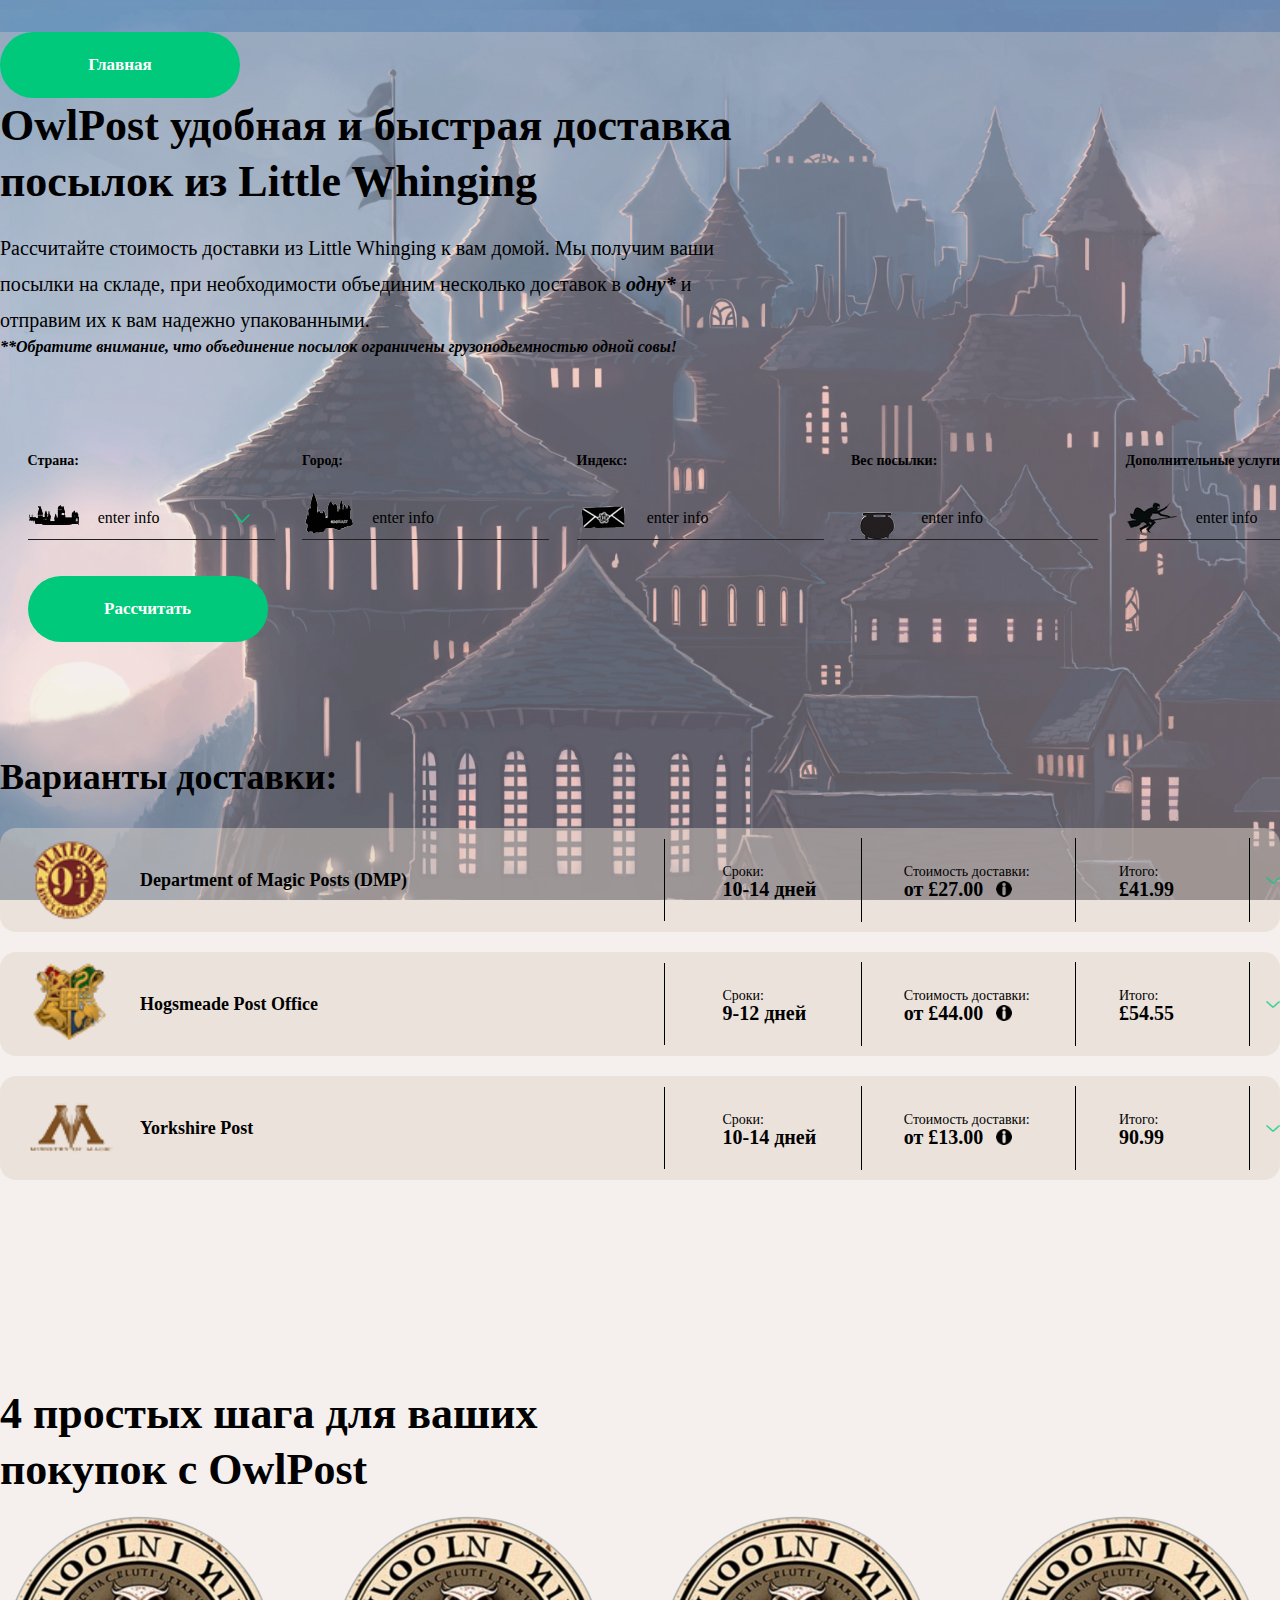
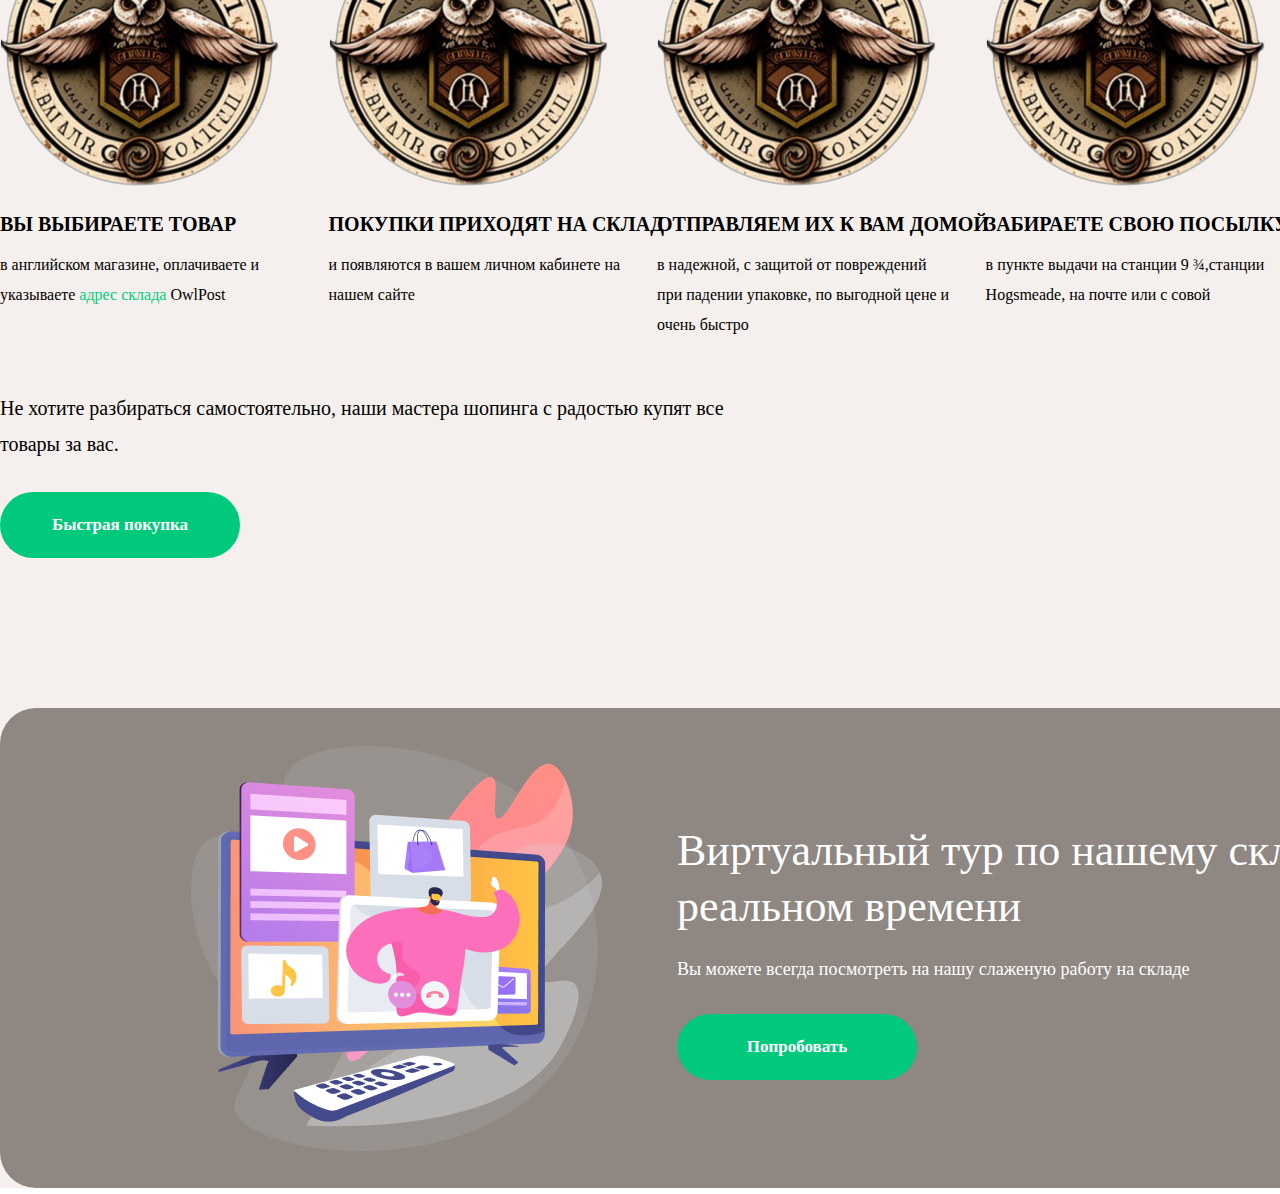
<file: Owl_post-master/Owl_post-page2/blank22.html>
<!DOCTYPE html>
<html lang="en">
    <head>
        <meta charset="UTF-8" />
        <meta http-equiv="X-UA-Compatible" content="IE=edge" />
        <meta name="viewport" content="width=device-width, initial-scale=1.0" />
        <title>OwlPost</title>
        <link rel="stylesheet" href="./css/blank22.css" />
        <link rel="stylesheet" href="./css/spaces.css" />
        <link rel="stylesheet" href="./css/buttons.css" />
        <link rel="stylesheet" href="./fonts/gilroy.css" />
        <link rel="stylesheet" href="./css/banner.css" />
    </head>
    <body>
        <div>
            <div class="container">
                <div class="main">
                    <div class="button button-allighn">
                        <a
                            class="button__text"
                            href="../Owl_post-master/index.html"
                        >
                            <p>Главная</p>
                        </a>
                    </div>
                    <div class="delivery">
                        <div class="delivery__text">
                            <div class="delivery__title">
                                <h2 class="delivery__title title_big">
                                    OwlPost удобная и быстрая доставка посылок
                                    из Little Whinging
                                </h2>
                            </div>
                            <div class="space20"></div>

                            <div class="delivery__paragraph">
                                <p class="delivery__paragraph paragraph">
                                    Рассчитайте стоимость доставки из Little
                                    Whinging к вам домой. Мы получим ваши
                                    посылки на складе, при необходимости
                                    объединим несколько доставок в
                                    <span class="italic">одну* </span> и
                                    отправим их к вам надежно упакованными.
                                </p>
                                <p class="italic">
                                    **Обратите внимание, что объединение посылок
                                    ограничены грузоподьемностью одной совы!
                                </p>
                            </div>
                            <div class="space30"></div>
                            <div class="space20"></div>
                        </div>
                        <div class="main__menu menu">
                            <div class="menu__column">
                                <div class="menu__options">
                                    <div class="menu__title">
                                        <p>Страна:</p>
                                    </div>
                                    <div class="menu__options-aktiv">
                                        <div class="menu__icon">
                                            <img
                                                src="./img/icons/noback/land-removebg-preview.png"
                                                alt="img_land"
                                            />
                                        </div>
                                        <div class="menu__value">
                                            <p>enter info</p>
                                        </div>
                                        <div class="menu__dropdown">
                                            <img
                                                src="./img/icons/Vector 12.png"
                                                alt=""
                                            />
                                        </div>
                                    </div>
                                </div>
                                <div class="menu__img-underline">
                                    <img
                                        src="./img/icons/underline.png"
                                        alt="underline"
                                    />
                                </div>
                                <div class="button button-allighn">
                                    <a class="button__text" href="#">
                                        <p>Рассчитать</p>
                                    </a>
                                </div>
                            </div>
                            <div class="menu__column">
                                <div class="menu__options">
                                    <div class="menu__title">
                                        <p>Город:</p>
                                    </div>
                                    <div class="menu__options-inaktiv">
                                        <div class="menu__icon">
                                            <img
                                                src="./img/icons//noback/town-removebg-preview.png"
                                                alt="img_town"
                                            />
                                        </div>
                                        <div class="menu__value">
                                            <p>enter info</p>
                                        </div>
                                    </div>
                                </div>
                                <div class="menu__img-underline">
                                    <img
                                        src="./img/icons/underline.png"
                                        alt="underline"
                                    />
                                </div>
                            </div>
                            <div class="menu__column">
                                <div class="menu__options">
                                    <div class="menu__title">
                                        <p>Индекс:</p>
                                    </div>
                                    <div class="menu__options-inaktiv">
                                        <div class="menu__icon">
                                            <img
                                                src="./img/icons/noback/letter-removebg-preview.png"
                                                alt="img_index"
                                            />
                                        </div>
                                        <div class="menu__value">
                                            <p>enter info</p>
                                        </div>
                                    </div>
                                </div>
                                <div class="menu__img-underline">
                                    <img
                                        src="./img/icons/underline.png"
                                        alt="underline"
                                    />
                                </div>
                            </div>
                            <div class="menu__column">
                                <div class="menu__options">
                                    <div class="menu__title">
                                        <p>Вес посылки:</p>
                                    </div>
                                    <div class="menu__options-inaktiv">
                                        <div class="menu__icon">
                                            <img
                                                src="./img/icons/noback/7-removebg-preview.png"
                                                alt="img"
                                            />
                                        </div>
                                        <div class="menu__value">
                                            <p>enter info</p>
                                        </div>
                                    </div>
                                </div>
                                <div class="menu__img-underline">
                                    <img
                                        src="./img/icons/underline.png"
                                        alt="underline"
                                    />
                                </div>
                            </div>
                            <div class="menu__column">
                                <div class="menu__options">
                                    <div class="menu__title">
                                        <p>Дополнительные услуги::</p>
                                    </div>
                                    <div class="menu__options-aktiv">
                                        <div class="menu__icon">
                                            <img
                                                src="./img/icons/noback/fly-removebg-preview.png"
                                                alt="img_land"
                                            />
                                        </div>
                                        <div class="menu__value">
                                            <p>enter info</p>
                                        </div>
                                        <div class="menu__dropdown">
                                            <img
                                                src="./img/icons/Vector 12.png"
                                                alt="icon"
                                            />
                                        </div>
                                    </div>
                                </div>
                                <div class="menu__img-underline"></div>
                                <img
                                    src="./img/icons/underline.png"
                                    alt="underline"
                                />
                            </div>
                        </div>
                    </div>
                    <div class="space50"></div>
                    <div class="space30"></div>
                    <div class="main__subtitle">
                        <h2 class="main__subtitle title_middle">
                            Варианты доставки:
                        </h2>
                        <div class="space30"></div>
                    </div>
                    <div class="delivery__rows row">
                        <div class="row__1 row-height">
                            <div class="row__img">
                                <img
                                    src="./img/icons/noback/5-removebg-preview.png"
                                    alt="icon"
                                />
                            </div>
                            <div class="row__text1">
                                <p>Department of Magic Posts (DMP)</p>
                            </div>
                        </div>
                        <div class="row__2 row-height">
                            <div class="row__title">
                                <p>Сроки:</p>
                            </div>
                            <div class="row__text">
                                <p>10-14 дней</p>
                            </div>
                        </div>
                        <div class="row__3 row-height">
                            <div class="row__title">
                                <p>Стоимость доставки:</p>
                            </div>
                            <div class="row__text">
                                <p>от £27.00</p>
                                <img
                                    class="icon-info"
                                    src="./img/icons/noback/info-removebg-preview.png"
                                    alt="icon"
                                />
                            </div>
                        </div>
                        <div class="row__4 row-height">
                            <div class="row__title">
                                <p>Итого:</p>
                            </div>
                            <div class="row__text">
                                <p>£41.99</p>
                            </div>
                        </div>
                        <div class="row__5 row-height">
                            <img
                                class="icon-OK"
                                src="./img/icons/Vector 12.png"
                                alt=""
                            />
                        </div>
                        <!-- /delivery__rows  row 1" -->
                    </div>
                    <div class="space20"></div>
                    <div class="delivery__rows row">
                        <div class="row__1 row-height">
                            <div class="row__img">
                                <img
                                    src="./img/icons/noback/hog.png"
                                    alt="icon"
                                />
                            </div>
                            <div class="row__text1">
                                <p>Hogsmeade Post Office</p>
                            </div>
                        </div>
                        <div class="row__2 row-height">
                            <div class="row__title">
                                <p>Сроки:</p>
                            </div>
                            <div class="row__text">
                                <p>9-12 дней</p>
                            </div>
                        </div>
                        <div class="row__3 row-height">
                            <div class="row__title">
                                <p>Стоимость доставки:</p>
                            </div>
                            <div class="row__text">
                                <p>от £44.00</p>
                                <img
                                    class="icon-info"
                                    src="./img/icons/noback/info-removebg-preview.png"
                                    alt="icon"
                                />
                            </div>
                        </div>
                        <div class="row__4 row-height">
                            <div class="row__title">
                                <p>Итого:</p>
                            </div>
                            <div class="row__text">
                                <p>£54.55</p>
                            </div>
                        </div>
                        <div class="row__5 row-height">
                            <img
                                class="icon-OK"
                                src="./img/icons/Vector 12.png"
                                alt=""
                            />
                        </div>
                        <!-- /delivery__rows  row 2 " -->
                    </div>
                    <div class="space20"></div>
                    <div class="delivery__rows row">
                        <div class="row__1 row-height">
                            <div class="row__img">
                                <img
                                    src="./img/icons/noback/m.png"
                                    alt="icon"
                                />
                            </div>
                            <div class="row__text1">
                                <p>Yorkshire Post</p>
                            </div>
                        </div>
                        <div class="row__2 row-height">
                            <div class="row__title">
                                <p>Сроки:</p>
                            </div>
                            <div class="row__text">
                                <p>10-14 дней</p>
                            </div>
                        </div>
                        <div class="row__3 row-height">
                            <div class="row__title">
                                <p>Стоимость доставки:</p>
                            </div>
                            <div class="row__text">
                                <p>от £13.00</p>
                                <img
                                    class="icon-info"
                                    src="./img/icons/noback/info-removebg-preview.png"
                                    alt="icon"
                                />
                            </div>
                        </div>
                        <div class="row__4 row-height">
                            <div class="row__title">
                                <p>Итого:</p>
                            </div>
                            <div class="row__text">
                                <p>90.99</p>
                            </div>
                        </div>
                        <div class="row__5 row-height">
                            <img
                                class="icon-OK"
                                src="./img/icons/Vector 12.png"
                                alt=""
                            />
                        </div>
                        <!-- /delivery__rows  row 3" -->
                    </div>
                    <div class="space20"></div>

                    <!-- ------------------ -->
                    <div class="space20"></div>
                    <div class="space150"></div>
                    <div class="main__buy-steps">
                        <div class="main__title title_big">
                            <p>4 простых шага для ваших покупок c OwlPost</p>
                        </div>
                        <div class="space10"></div>
                        <div class="main__columns">
                            <div class="main__column">
                                <div class="main__img">
                                    <img
                                        src="./img/icons/noback/280/logo280-removebg-preview.png"
                                        alt="Owl"
                                    />
                                </div>
                                <div class="main__title title_small">
                                    <h4>вы ВЫБИРАЕТЕ ТОВАР</h4>
                                </div>
                                <div class="main__text-small">
                                    <p>
                                        в английском магазине, оплачиваете и
                                        указываете
                                        <span>
                                            <a class="link-green" href="#"
                                                >адрес склада</a
                                            >
                                        </span>
                                        OwlPost
                                    </p>
                                </div>
                            </div>
                            <div class="main__column">
                                <div class="main__img">
                                    <img
                                        src="./img/icons/noback/280/logo280-removebg-preview.png"
                                        alt="Owl"
                                    />
                                </div>
                                <div class="main__title title_small">
                                    <h4>ПОКУПКИ ПРИХОДЯТ НА СКЛАД</h4>
                                </div>
                                <div class="main__text-small">
                                    <p>
                                        и появляются в вашем личном кабинете на
                                        нашем сайте
                                    </p>
                                </div>
                            </div>
                            <div class="main__column">
                                <div class="main__img">
                                    <img
                                        src="./img/icons/noback/280/logo280-removebg-preview.png"
                                        alt="Owl"
                                    />
                                </div>
                                <div class="main__title title_small">
                                    <h4>ОТПРАВЛЯЕМ ИХ К ВАМ ДОМОЙ</h4>
                                </div>
                                <div class="main__text-small">
                                    <p>
                                        в надежной, с защитой от повреждений при
                                        падении упаковке, по выгодной цене и
                                        очень быстро
                                    </p>
                                </div>
                            </div>
                            <div class="main__column">
                                <div class="main__img">
                                    <img
                                        src="./img/icons/noback/280/logo280-removebg-preview.png"
                                        alt="Owl"
                                    />
                                </div>
                                <div class="main__title title_small">
                                    <h4>ЗАБИРАЕТЕ свою ПОСЫЛКУ</h4>
                                </div>
                                <div class="main__text-small">
                                    <p>
                                        в пункте выдачи на станции 9 ¾,станции
                                        Hogsmeade, на почте или с совой
                                    </p>
                                </div>
                            </div>
                        </div>

                        <div class="main__text">
                            <div class="space50"></div>

                            <p class="main__text1 paragraph">
                                Не хотите разбираться самостоятельно, наши
                                мастера шопинга с радостью купят все товары за
                                вас.
                            </p>
                            <div class="space30"></div>
                        </div>
                        <div class="button">
                            <a class="button__text" href="#">
                                <p>Быстрая покупка</p>
                            </a>
                        </div>
                        <div class="space150"></div>
                    </div>
                </div>
                <!-- ----------BANNER----------------------------------------------- -->
                <div class="banner">
                    <div class="banner__container">
                        <div class="banner__img">
                            <img
                                src="./img/icons/img-futer.png"
                                alt="img_banner"
                            />
                        </div>
                        <div class="banner__content">
                            <div class="banner__title">
                                <!-- <h3>
                                    Виртуальный тур по нашему складу в реальном
                                    времени
                                </h3> -->
                                <p>
                                    Виртуальный тур по нашему складу в реальном
                                    времени
                                </p>
                            </div>
                            <div class="banner__text">
                                <p>
                                    Вы можете всегда посмотреть на нашу слаженую
                                    работу на складе
                                </p>
                            </div>
                            <div class="button">
                                <a class="button__text" href="#">
                                    <p>Попробовать</p>
                                </a>
                            </div>
                            <!-- /banner__content -->
                        </div>
                    </div>
                </div>
            </div>
        </div>
    </body>
</html>
</file>
<file: Owl_post-master/Owl_post-page2/css/blank22.css>
* {
    margin: 0;
    padding: 0;
    box-sizing: border-box;
}
body {
    background-image: url(../img/background/schloss.jpg);
    background-size: cover;
    background-attachment: fixed;
    font-family: "Gilroy";
    
}
.container{
    background-color: rgba(224, 211, 201, 0.336);

}
.italic{
    font-style: italic;
    font-weight: 600;
}
.title_big {
    font-size: 44px;
    font-weight: 800;
    line-height: 56px;
}
.title_middle {
    font-size: 36px;
}
.title_small {
    font-size: 20px;
    line-height: 24px;
    font-weight: 700;
    text-transform: uppercase;
}
.main__title {
    width: 695px;
    margin-bottom: 14px;
    padding-top: 16px;
}
.delivery__title {
    width: 824px;
}

.main {
    max-width: 1400px;
    margin: 0 auto;
}
.link-green {
    text-decoration: none;
    color: #01cd7d;
}
/* ------------------активное меню-------------- */
.main__menu {
    display: flex;
    height: 270px;
    width: 1400px;
    border-radius: 16px;
    justify-content: space-evenly;
}
.menu__options {
    height: 120px;
}
.menu__options-aktiv {
    display: flex;
    padding-top: 20px;
}
.menu__value {
    display: flex;
    align-items: center;
}
.menu__dropdown {
    position: relative;
    left: 30%;
    align-self: center;
}
.menu__options-inaktiv {
    display: flex;
    padding-top: 20px;
}
.button-allighn {
    margin-top: 32px;
}
.menu__title {
    padding-top: 46px;
    font-family: Gilroy;
    font-size: 14px;
    font-weight: 700;
    line-height: 18px;
    text-align: left;
}
.menu__icon {
    margin-right: 18.25px;
}

.paragraph {
    font-size: 20px;
    line-height: 36px;
}
.delivery__paragraph .paragraph {
    width: 760px;
}
.main__text .paragraph {
    width: 760px;
}
.main__text-small {
    font-size: 16px;
    line-height: 30px;
}

.main__columns {
    display: flex;
    justify-content: space-between;
}

.main__column {
    width: 23%;
    display: flex;
    flex-direction: column;
    
}

/* -----------------------------------виды доствок--------------------- */
.delivery__rows {
    display: flex;
    align-items: center;
    border-radius: 16px;
}
.row-height {
    height: 84px;
}
.row {
    background-color: rgba(224, 211, 201, 0.473);
    height: 104px;
}
.row__1 {
    width: 723px;
    display: flex;
    padding-left: 29px;
}
.row__text1 {
    font-size: 18px;
    font-weight: 700;
    line-height: 24px;
    display: flex;
    padding-left: 27px;
    align-items: center;
}
.row__img {
    display: flex;
    align-content: center;
}
.row__2 {
    height: 82px;
    border-left: 1px solid #000;
    padding-left: 57px;
    width: 209px;
    display: flex;
    flex-direction: column;
    justify-content: center;
}
.row__3 {
    padding-left: 42px;
    border-left: 1px solid #000;
    width: 230px;
    display: flex;
    flex-direction: column;
    justify-content: center;
}
.row__4 {
    padding-left: 43px;
    border-left: 1px solid #000;
    width: 186px;
    display: flex;
    flex-direction: column;
    justify-content: center;
}
.row__5 {
    border-left: 1px solid #000;
    padding-left: 16px;
    display: flex;
    align-items:center
}
.icon-info {
    margin-left: 13px;
    width: 16px;
}
.icon-OK{
    width: 14px;
    height: 7px;
}

.row__text {
    display: flex;
    font-size: 20px;
    font-weight: 700;
    line-height: 16px;
    text-align: left;
}
.row__title{
font-size: 14px;
font-weight: 400;
line-height: 18px;
text-align: left;
}
</file>
<file: Owl_post-master/Owl_post-page2/css/spaces.css>
.space30{
    /* background-color:rgba(0, 255, 255, 0.5); */
    height: 30px;
}
.space20{
    /* background-color:rgba(0, 255, 255, 0.5); */
    height: 20px;
}
.space50{
    /* background-color:rgba(45, 102, 102, 0.5); */
    height: 50px;
}
.space150{
    height: 150px;
    /* background-color:rgba(0, 255, 255, 0.5); */
}
</file>
<file: Owl_post-master/Owl_post-page2/css/buttons.css>
.button {
    border-radius: 36px;
    background-color: #00c97b;
    width: 240px;
    height: 66px;
    align-items: center;
    display: flex;
    justify-content: center;
}
.button__text {
    text-decoration: none;
    color: rgb(255, 255, 255);
    font-weight: 700;
    font-size: 17px;
    line-height: 18px;
    text-align: center;
}
</file>
<file: Owl_post-master/Owl_post-page2/fonts/gilroy.css>
@font-face {
	font-family: 'Gilroy-Black';
	src: url('../fonts/gilroy-black.eot'); /* IE 9 Compatibility Mode */
	src: url('../fonts/gilroy-black.eot?#iefix') format('embedded-opentype'), /* IE < 9 */
		url('../fonts/gilroy-black.woff2') format('woff2'), /* Super Modern Browsers */
		url('../fonts/gilroy-black.woff') format('woff'), /* Firefox >= 3.6, any other modern browser */
		url('../fonts/gilroy-black.ttf') format('truetype'), /* Safari, Android, iOS */
		url('../fonts/gilroy-black.svg#gilroy-black') format('svg'); /* Chrome < 4, Legacy iOS */
}

@font-face {
	font-family: 'Gilroy-BlackItalic';
	src: url('../fonts/gilroy-blackitalic.eot'); /* IE 9 Compatibility Mode */
	src: url('../fonts/gilroy-blackitalic.eot?#iefix') format('embedded-opentype'), /* IE < 9 */
		url('../fonts/gilroy-blackitalic.woff2') format('woff2'), /* Super Modern Browsers */
		url('../fonts/gilroy-blackitalic.woff') format('woff'), /* Firefox >= 3.6, any other modern browser */
		url('../fonts/gilroy-blackitalic.ttf') format('truetype'), /* Safari, Android, iOS */
		url('../fonts/gilroy-blackitalic.svg#gilroy-blackitalic') format('svg'); /* Chrome < 4, Legacy iOS */
}

@font-face {
	font-family: 'Gilroy-Bold';
	src: url('../fonts/gilroy-bold.eot'); /* IE 9 Compatibility Mode */
	src: url('../fonts/gilroy-bold.eot?#iefix') format('embedded-opentype'), /* IE < 9 */
		url('../fonts/gilroy-bold.woff2') format('woff2'), /* Super Modern Browsers */
		url('../fonts/gilroy-bold.woff') format('woff'), /* Firefox >= 3.6, any other modern browser */
		url('../fonts/gilroy-bold.ttf') format('truetype'), /* Safari, Android, iOS */
		url('../fonts/gilroy-bold.svg#gilroy-bold') format('svg'); /* Chrome < 4, Legacy iOS */
}

@font-face {
	font-family: 'Gilroy-BoldItalic';
	src: url('../fonts/gilroy-bolditalic.eot'); /* IE 9 Compatibility Mode */
	src: url('../fonts/gilroy-bolditalic.eot?#iefix') format('embedded-opentype'), /* IE < 9 */
		url('../fonts/gilroy-bolditalic.woff2') format('woff2'), /* Super Modern Browsers */
		url('../fonts/gilroy-bolditalic.woff') format('woff'), /* Firefox >= 3.6, any other modern browser */
		url('../fonts/gilroy-bolditalic.ttf') format('truetype'), /* Safari, Android, iOS */
		url('../fonts/gilroy-bolditalic.svg#gilroy-bolditalic') format('svg'); /* Chrome < 4, Legacy iOS */
}

@font-face {
	font-family: 'Gilroy-ExtraBoldItalic';
	src: url('../fonts/gilroy-extrabolditalic.eot'); /* IE 9 Compatibility Mode */
	src: url('../fonts/gilroy-extrabolditalic.eot?#iefix') format('embedded-opentype'), /* IE < 9 */
		url('../fonts/gilroy-extrabolditalic.woff2') format('woff2'), /* Super Modern Browsers */
		url('../fonts/gilroy-extrabolditalic.woff') format('woff'), /* Firefox >= 3.6, any other modern browser */
		url('../fonts/gilroy-extrabolditalic.ttf') format('truetype'), /* Safari, Android, iOS */
		url('../fonts/gilroy-extrabolditalic.svg#gilroy-extrabolditalic') format('svg'); /* Chrome < 4, Legacy iOS */
}

@font-face {
	font-family: 'Gilroy-Heavy';
	src: url('../fonts/gilroy-heavy.eot'); /* IE 9 Compatibility Mode */
	src: url('../fonts/gilroy-heavy.eot?#iefix') format('embedded-opentype'), /* IE < 9 */
		url('../fonts/gilroy-heavy.woff2') format('woff2'), /* Super Modern Browsers */
		url('../fonts/gilroy-heavy.woff') format('woff'), /* Firefox >= 3.6, any other modern browser */
		url('../fonts/gilroy-heavy.ttf') format('truetype'), /* Safari, Android, iOS */
		url('../fonts/gilroy-heavy.svg#gilroy-heavy') format('svg'); /* Chrome < 4, Legacy iOS */
}

@font-face {
	font-family: 'Gilroy-HeavyItalic';
	src: url('../fonts/gilroy-heavyitalic.eot'); /* IE 9 Compatibility Mode */
	src: url('../fonts/gilroy-heavyitalic.eot?#iefix') format('embedded-opentype'), /* IE < 9 */
		url('../fonts/gilroy-heavyitalic.woff2') format('woff2'), /* Super Modern Browsers */
		url('../fonts/gilroy-heavyitalic.woff') format('woff'), /* Firefox >= 3.6, any other modern browser */
		url('../fonts/gilroy-heavyitalic.ttf') format('truetype'), /* Safari, Android, iOS */
		url('../fonts/gilroy-heavyitalic.svg#gilroy-heavyitalic') format('svg'); /* Chrome < 4, Legacy iOS */
}

@font-face {
	font-family: 'Gilroy-LightItalic';
	src: url('../fonts/gilroy-lightitalic.eot'); /* IE 9 Compatibility Mode */
	src: url('../fonts/gilroy-lightitalic.eot?#iefix') format('embedded-opentype'), /* IE < 9 */
		url('../fonts/gilroy-lightitalic.woff2') format('woff2'), /* Super Modern Browsers */
		url('../fonts/gilroy-lightitalic.woff') format('woff'), /* Firefox >= 3.6, any other modern browser */
		url('../fonts/gilroy-lightitalic.ttf') format('truetype'), /* Safari, Android, iOS */
		url('../fonts/gilroy-lightitalic.svg#gilroy-lightitalic') format('svg'); /* Chrome < 4, Legacy iOS */
}

@font-face {
	font-family: 'Gilroy-Medium';
	src: url('../fonts/gilroy-medium.eot'); /* IE 9 Compatibility Mode */
	src: url('../fonts/gilroy-medium.eot?#iefix') format('embedded-opentype'), /* IE < 9 */
		url('../fonts/gilroy-medium.woff2') format('woff2'), /* Super Modern Browsers */
		url('../fonts/gilroy-medium.woff') format('woff'), /* Firefox >= 3.6, any other modern browser */
		url('../fonts/gilroy-medium.ttf') format('truetype'), /* Safari, Android, iOS */
		url('../fonts/gilroy-medium.svg#gilroy-medium') format('svg'); /* Chrome < 4, Legacy iOS */
}

@font-face {
	font-family: 'Gilroy-MediumItalic';
	src: url('../fonts/gilroy-mediumitalic.eot'); /* IE 9 Compatibility Mode */
	src: url('../fonts/gilroy-mediumitalic.eot?#iefix') format('embedded-opentype'), /* IE < 9 */
		url('../fonts/gilroy-mediumitalic.woff2') format('woff2'), /* Super Modern Browsers */
		url('../fonts/gilroy-mediumitalic.woff') format('woff'), /* Firefox >= 3.6, any other modern browser */
		url('../fonts/gilroy-mediumitalic.ttf') format('truetype'), /* Safari, Android, iOS */
		url('../fonts/gilroy-mediumitalic.svg#gilroy-mediumitalic') format('svg'); /* Chrome < 4, Legacy iOS */
}

@font-face {
	font-family: 'Gilroy-Regular';
	src: url('../fonts/gilroy-regular.eot'); /* IE 9 Compatibility Mode */
	src: url('../fonts/gilroy-regular.eot?#iefix') format('embedded-opentype'), /* IE < 9 */
		url('../fonts/gilroy-regular.woff2') format('woff2'), /* Super Modern Browsers */
		url('../fonts/gilroy-regular.woff') format('woff'), /* Firefox >= 3.6, any other modern browser */
		url('../fonts/gilroy-regular.ttf') format('truetype'), /* Safari, Android, iOS */
		url('../fonts/gilroy-regular.svg#gilroy-regular') format('svg'); /* Chrome < 4, Legacy iOS */
}

@font-face {
	font-family: 'Gilroy-RegularItalic';
	src: url('../fonts/gilroy-regularitalic.eot'); /* IE 9 Compatibility Mode */
	src: url('../fonts/gilroy-regularitalic.eot?#iefix') format('embedded-opentype'), /* IE < 9 */
		url('../fonts/gilroy-regularitalic.woff2') format('woff2'), /* Super Modern Browsers */
		url('../fonts/gilroy-regularitalic.woff') format('woff'), /* Firefox >= 3.6, any other modern browser */
		url('../fonts/gilroy-regularitalic.ttf') format('truetype'), /* Safari, Android, iOS */
		url('../fonts/gilroy-regularitalic.svg#gilroy-regularitalic') format('svg'); /* Chrome < 4, Legacy iOS */
}

@font-face {
	font-family: 'Gilroy-SemiBold';
	src: url('../fonts/gilroy-semibold.eot'); /* IE 9 Compatibility Mode */
	src: url('../fonts/gilroy-semibold.eot?#iefix') format('embedded-opentype'), /* IE < 9 */
		url('../fonts/gilroy-semibold.woff2') format('woff2'), /* Super Modern Browsers */
		url('../fonts/gilroy-semibold.woff') format('woff'), /* Firefox >= 3.6, any other modern browser */
		url('../fonts/gilroy-semibold.ttf') format('truetype'), /* Safari, Android, iOS */
		url('../fonts/gilroy-semibold.svg#gilroy-semibold') format('svg'); /* Chrome < 4, Legacy iOS */
}

@font-face {
	font-family: 'Gilroy-SemiBoldItalic';
	src: url('../fonts/gilroy-semibolditalic.eot'); /* IE 9 Compatibility Mode */
	src: url('../fonts/gilroy-semibolditalic.eot?#iefix') format('embedded-opentype'), /* IE < 9 */
		url('../fonts/gilroy-semibolditalic.woff2') format('woff2'), /* Super Modern Browsers */
		url('../fonts/gilroy-semibolditalic.woff') format('woff'), /* Firefox >= 3.6, any other modern browser */
		url('../fonts/gilroy-semibolditalic.ttf') format('truetype'), /* Safari, Android, iOS */
		url('../fonts/gilroy-semibolditalic.svg#gilroy-semibolditalic') format('svg'); /* Chrome < 4, Legacy iOS */
}

@font-face {
	font-family: 'Gilroy-Thin';
	src: url('../fonts/gilroy-thin.eot'); /* IE 9 Compatibility Mode */
	src: url('../fonts/gilroy-thin.eot?#iefix') format('embedded-opentype'), /* IE < 9 */
		url('../fonts/gilroy-thin.woff2') format('woff2'), /* Super Modern Browsers */
		url('../fonts/gilroy-thin.woff') format('woff'), /* Firefox >= 3.6, any other modern browser */
		url('../fonts/gilroy-thin.ttf') format('truetype'), /* Safari, Android, iOS */
		url('../fonts/gilroy-thin.svg#gilroy-thin') format('svg'); /* Chrome < 4, Legacy iOS */
}

@font-face {
	font-family: 'Gilroy-ThinItalic';
	src: url('../fonts/gilroy-thinitalic.eot'); /* IE 9 Compatibility Mode */
	src: url('../fonts/gilroy-thinitalic.eot?#iefix') format('embedded-opentype'), /* IE < 9 */
		url('../fonts/gilroy-thinitalic.woff2') format('woff2'), /* Super Modern Browsers */
		url('../fonts/gilroy-thinitalic.woff') format('woff'), /* Firefox >= 3.6, any other modern browser */
		url('../fonts/gilroy-thinitalic.ttf') format('truetype'), /* Safari, Android, iOS */
		url('../fonts/gilroy-thinitalic.svg#gilroy-thinitalic') format('svg'); /* Chrome < 4, Legacy iOS */
}

@font-face {
	font-family: 'Gilroy-UltraLight';
	src: url('../fonts/gilroy-ultralight.eot'); /* IE 9 Compatibility Mode */
	src: url('../fonts/gilroy-ultralight.eot?#iefix') format('embedded-opentype'), /* IE < 9 */
		url('../fonts/gilroy-ultralight.woff2') format('woff2'), /* Super Modern Browsers */
		url('../fonts/gilroy-ultralight.woff') format('woff'), /* Firefox >= 3.6, any other modern browser */
		url('../fonts/gilroy-ultralight.ttf') format('truetype'), /* Safari, Android, iOS */
		url('../fonts/gilroy-ultralight.svg#gilroy-ultralight') format('svg'); /* Chrome < 4, Legacy iOS */
}

@font-face {
	font-family: 'Gilroy-UltraLightItalic';
	src: url('../fonts/gilroy-ultralightitalic.eot'); /* IE 9 Compatibility Mode */
	src: url('../fonts/gilroy-ultralightitalic.eot?#iefix') format('embedded-opentype'), /* IE < 9 */
		url('../fonts/gilroy-ultralightitalic.woff2') format('woff2'), /* Super Modern Browsers */
		url('../fonts/gilroy-ultralightitalic.woff') format('woff'), /* Firefox >= 3.6, any other modern browser */
		url('../fonts/gilroy-ultralightitalic.ttf') format('truetype'), /* Safari, Android, iOS */
		url('../fonts/gilroy-ultralightitalic.svg#gilroy-ultralightitalic') format('svg'); /* Chrome < 4, Legacy iOS */
}
</file>
<file: Owl_post-master/Owl_post-page2/css/banner.css>
.banner {
    color: white;
    width: 1800px;
    height: 480px;
    background-color: rgba(39, 30, 24, 0.5);
    border-radius: 36px;
    margin: 0 auto;
}

.banner__container {
    display: flex;
    flex-direction: row;
}
.banner__img {
    width: 406px;
    margin: 38px 80px 38px 191px;
}
.banner__content {
    display: flex;
    flex-direction: column;
    justify-content: center;
}
.banner__title {
    width: 763px;
    font-size: 44px;
    line-height: 56px;
}
.banner__text {
    font-size: 18px;
    line-height: 30px;
    margin: 19px 0 30px;
    font-weight: 400;
}
</file>
